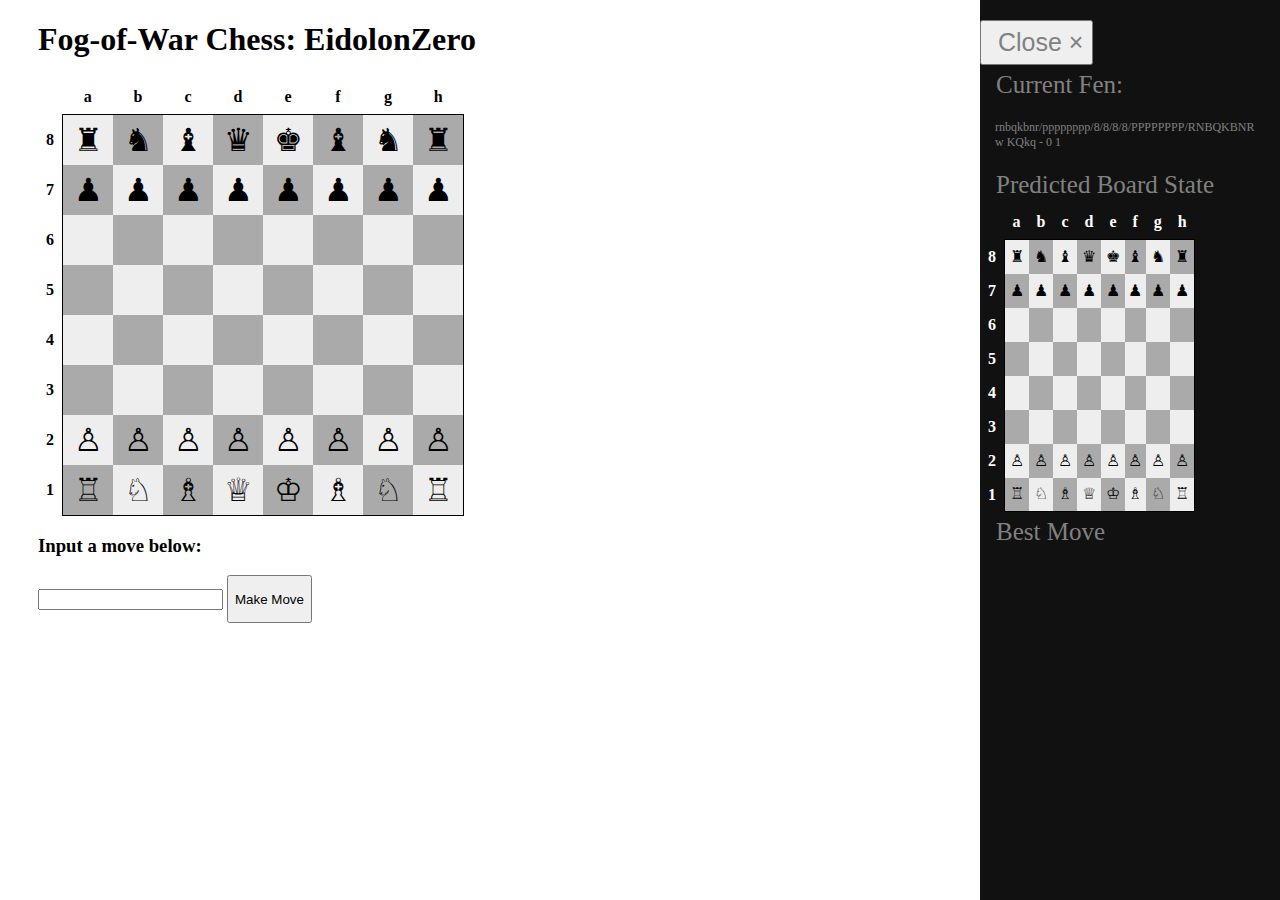
<file: interface/index.html>
<!DOCTYPE html>
<html>
  <head>
    <meta name="viewport" content="width=device-width, initial-scale=1">
    <meta charset="utf-8">
    <title>EidolonZero</title>
    <link rel="stylesheet" href="ChessGameCSS.css">
  </head>
<body>
  <div class="sidebar" id="mySidebar">
    <button class="closeButton" onclick="closeSidebar()">Close &times;</button>
    <a>Current Fen:</a>
    <p id="fen" style="color: grey; margin: 15px; font-size: 12px;">rnbqkbnr/pppppppp/8/8/8/8/PPPPPPPP/RNBQKBNR w KQkq - 0 1</p>
    <a>Predicted Board State</a>
    <table class="chess-board-lil">
  		<tbody>
  			<tr>
  				<th></th>
  				<th style="color: white">a</th>
  				<th style="color: white">b</th>
  				<th style="color: white">c</th>
  				<th style="color: white">d</th>
  				<th style="color: white">e</th>
  				<th style="color: white">f</th>
  				<th style="color: white">g</th>
  				<th style="color: white">h</th>
  			</tr>
  			<tr>
  				<th style="color: white">8</th>
  				<td class="light" id="a8">♜</td>
  				<td class="dark" id="b8">♞</td>
  				<td class="light" id="c8">♝</td>
  				<td class="dark" id="d8">♛</td>
  				<td class="light" id="e8">♚</td>
  				<td class="dark" id="f8">♝</td>
  				<td class="light" id="g8">♞</td>
  				<td class="dark" id="h8">♜</td>
  			</tr>
  			<tr>
  				<th style="color: white">7</th>
  				<td class="dark" id="a7">♟</td>
  				<td class="light" id="b7">♟</td>
  				<td class="dark" id="c7">♟</td>
  				<td class="light" id="d7">♟</td>
  				<td class="dark" id="e7">♟</td>
  				<td class="light" id="f7">♟</td>
  				<td class="dark" id="g7">♟</td>
  				<td class="light" id="h7">♟</td>
  			</tr>
  			<tr>
  				<th style="color: white">6</th>
  				<td class="light" id="a6"></td>
  				<td class="dark" id="b6"></td>
  				<td class="light" id="c6"></td>
  				<td class="dark" id="d6"></td>
  				<td class="light" id="e6"></td>
  				<td class="dark" id="f6"></td>
  				<td class="light" id="g6"></td>
  				<td class="dark" id="h6"></td>
  			</tr>
  			<tr>
  				<th style="color: white">5</th>
  				<td class="dark" id="a5"></td>
  				<td class="light" id="b5"></td>
  				<td class="dark" id="c5"></td>
  				<td class="light" id="d5"></td>
  				<td class="dark" id="e5"></td>
  				<td class="light" id="f5"></td>
  				<td class="dark" id="g5"></td>
  				<td class="light" id="h5"></td>
  			</tr>
  			<tr>
  				<th style="color: white">4</th>
  				<td class="light" id="a4"></td>
  				<td class="dark" id="b4"></td>
  				<td class="light" id="c4"></td>
  				<td class="dark" id="d4"></td>
  				<td class="light" id="e4"></td>
  				<td class="dark" id="f4"></td>
  				<td class="light" id="g4"></td>
  				<td class="dark" id="h4"></td>
  			</tr>
  			<tr>
  				<th style="color: white">3</th>
  				<td class="dark" id="a3"></td>
  				<td class="light" id="b3"></td>
  				<td class="dark" id="c3"></td>
  				<td class="light" id="d3"></td>
  				<td class="dark" id="e3"></td>
  				<td class="light" id="f3"></td>
  				<td class="dark" id="g3"></td>
  				<td class="light" id="h3"></td>
  			</tr>
  			<tr>
  				<th style="color: white">2</th>
  				<td class="light" id="a2">♙</td>
  				<td class="dark" id="b2">♙</td>
  				<td class="light" id="c2">♙</td>
  				<td class="dark" id="d2">♙</td>
  				<td class="light" id="e2">♙</td>
  				<td class="dark" id="f2">♙</td>
  				<td class="light" id="g2">♙</td>
  				<td class="dark" id="h2">♙</td>
  			</tr>
  			<tr>
  				<th style="color: white">1</th>
  				<td class="dark" id="a1">♖</td>
  				<td class="light" id="b1">♘</td>
  				<td class="dark" id="c1">♗</td>
  				<td class="light" id="d1">♕</td>
  				<td class="dark" id="e1">♔</td>
  				<td class="light" id="f1">♗</td>
  				<td class="dark" id="g1">♘</td>
  				<td class="light" id="h1">♖</td>
  			</tr>
  		</tbody>
  	</table>
    <a id="ai-best-move">Best Move</a>
  </div>

  <div class="Ban"> 
    <button class="wbutton" onclick="openSidebar()">
      <p>Reveal AI</p>
    </button>
  </div>

  <div class="main" style="margin-left:20px">
  	<div class="teal">
  	  <div class="container">
  		<h1>Fog-of-War Chess: EidolonZero</h1>
  	  </div>
  	</div>
  	 <table class="chess-board">
  		<tbody>
  			<tr>
  				<th></th>
  				<th>a</th>
  				<th>b</th>
  				<th>c</th>
  				<th>d</th>
  				<th>e</th>
  				<th>f</th>
  				<th>g</th>
  				<th>h</th>
  			</tr>
  			<tr>
  				<th>8</th>
  				<td class="light" id="main-a8">♜</td>
  				<td class="dark" id="main-b8">♞</td>
  				<td class="light" id="main-c8">♝</td>
  				<td class="dark" id="main-d8">♛</td>
  				<td class="light" id="main-e8">♚</td>
  				<td class="dark" id="main-f8">♝</td>
  				<td class="light" id="main-g8">♞</td>
  				<td class="dark" id="main-h8">♜</td>
  			</tr>
  			<tr>
  				<th>7</th>
  				<td class="dark" id="main-a7">♟</td>
  				<td class="light" id="main-b7">♟</td>
  				<td class="dark" id="main-c7">♟</td>
  				<td class="light" id="main-d7">♟</td>
  				<td class="dark" id="main-e7">♟</td>
  				<td class="light" id="main-f7">♟</td>
  				<td class="dark" id="main-g7">♟</td>
  				<td class="light" id="main-h7">♟</td>
  			</tr>
  			<tr>
  				<th>6</th>
  				<td class="light" id="main-a6"></td>
  				<td class="dark" id="main-b6"></td>
  				<td class="light" id="main-c6"></td>
  				<td class="dark" id="main-d6"></td>
  				<td class="light" id="main-e6"></td>
  				<td class="dark" id="main-f6"></td>
  				<td class="light" id="main-g6"></td>
  				<td class="dark" id="main-h6"></td>
  			</tr>
  			<tr>
  				<th>5</th>
  				<td class="dark" id="main-a5"></td>
  				<td class="light" id="main-b5"></td>
  				<td class="dark" id="main-c5"></td>
  				<td class="light" id="main-d5"></td>
  				<td class="dark" id="main-e5"></td>
  				<td class="light" id="main-f5"></td>
  				<td class="dark" id="main-g5"></td>
  				<td class="light" id="main-h5"></td>
  			</tr>
  			<tr>
  				<th>4</th>
  				<td class="light" id="main-a4"></td>
  				<td class="dark" id="main-b4"></td>
  				<td class="light" id="main-c4"></td>
  				<td class="dark" id="main-d4"></td>
  				<td class="light" id="main-e4"></td>
  				<td class="dark" id="main-f4"></td>
  				<td class="light" id="main-g4"></td>
  				<td class="dark" id="main-h4"></td>
  			</tr>
  			<tr>
  				<th>3</th>
  				<td class="dark" id="main-a3"></td>
  				<td class="light" id="main-b3"></td>
  				<td class="dark" id="main-c3"></td>
  				<td class="light" id="main-d3"></td>
  				<td class="dark" id="main-e3"></td>
  				<td class="light" id="main-f3"></td>
  				<td class="dark" id="main-g3"></td>
  				<td class="light" id="main-h3"></td>
  			</tr>
  			<tr>
  				<th>2</th>
  				<td class="light" id="main-a2">♙</td>
  				<td class="dark" id="main-b2">♙</td>
  				<td class="light" id="main-c2">♙</td>
  				<td class="dark" id="main-d2">♙</td>
  				<td class="light" id="main-e2">♙</td>
  				<td class="dark" id="main-f2">♙</td>
  				<td class="light" id="main-g2">♙</td>
  				<td class="dark" id="main-h2">♙</td>
  			</tr>
  			<tr>
  				<th>1</th>
  				<td class="dark" id="main-a1">♖</td>
  				<td class="light" id="main-b1">♘</td>
  				<td class="dark" id="main-c1">♗</td>
  				<td class="light" id="main-d1">♕</td>
  				<td class="dark" id="main-e1">♔</td>
  				<td class="light" id="main-f1">♗</td>
  				<td class="dark" id="main-g1">♘</td>
  				<td class="light" id="main-h1">♖</td>
  			</tr>
  		</tbody>
  	</table>
	
  	<h3>Input a move below:</h3>
  	<input type="text" id="move">
  	<button onclick="makemove()">
  		<p>Make Move</p>
  	</button>
	
  </div>
</body>
<script>
  function openSidebar() {
    document.getElementById("mySidebar").style.display = "block";
  }

  function closeSidebar() {
    document.getElementById("mySidebar").style.display = "none";
  }
</script>
<script src="eidolonzero.js">
</script>
</html>
</file>
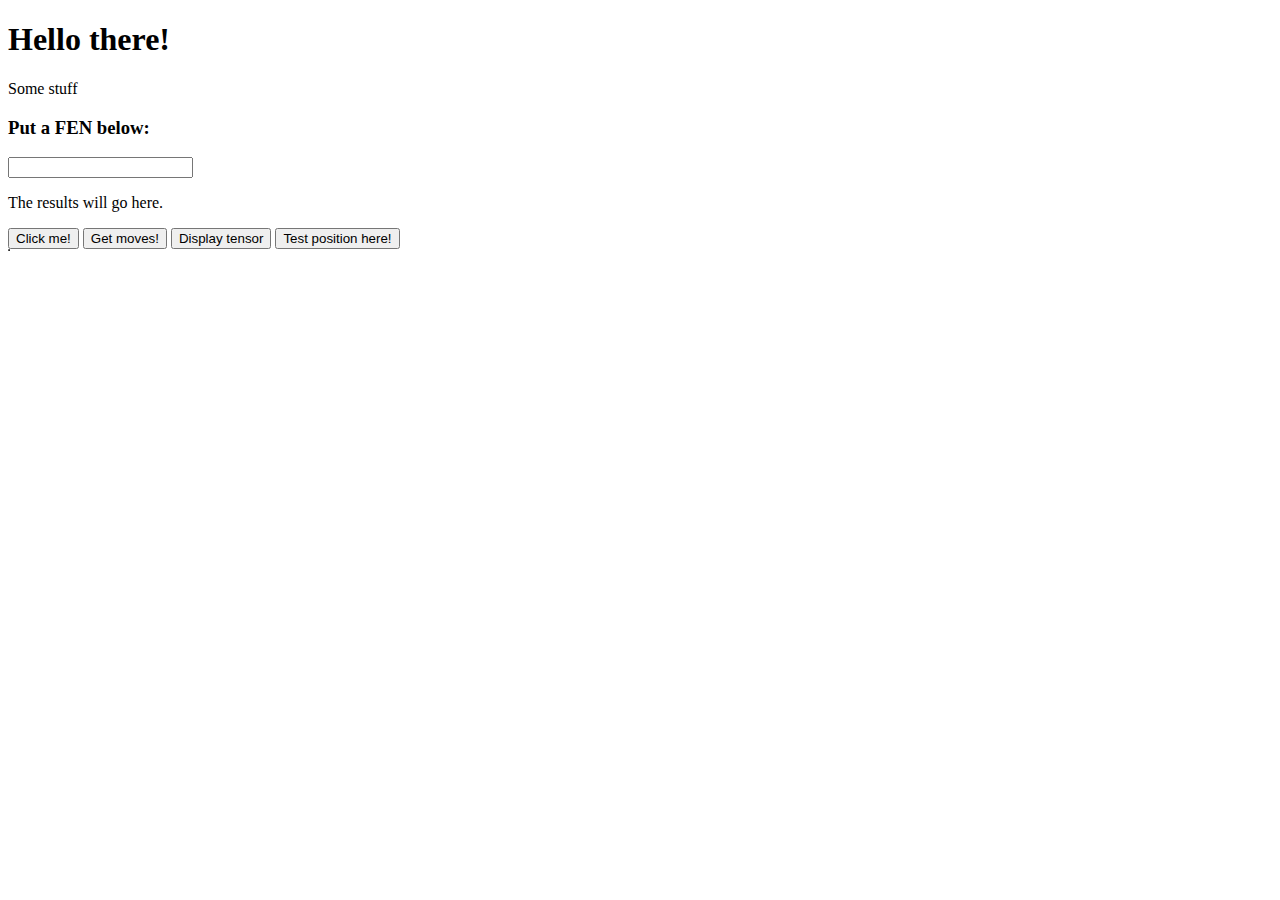
<file: interface/testing/index.html>
<!DOCTYPE html>
<html>
  <head>
  </head>
  <body>
    <h1>Hello there!</h1>
    <p id="hello">Some stuff</p>
    <h3>Put a FEN below:</h3>
    <input type="text" id="fen">
    <p id="moves">The results will go here.</p>
    <button onclick="helloWorld()">
      Click me!
    </button>
    <button onclick="getMoves()">
      Get moves!
    </button>
    <button onclick="loadTensor()">
      Display tensor
    </button>
    <button onclick="positionSanity()" id="sanity-position">
      Test position here!
    </button>
    <table id="tensor-table" border="1">
    </table>
  </body>
  <script src="helloworld.js">
  </script>
</html>
</file>
<file: interface/ChessGameCSS.css>
/* The sidebar menu */
.sidebar {
  height: 100%; /* Full-height: remove this if you want "auto" height */
  width: 300px; /* Set the width of the sidebar */
  position: fixed; /* Fixed Sidebar (stay in place on scroll) */
  right: 0;
  z-index: 1; /* Stay on top */
  top: 0; /* Stay at the top */
  background-color: #111; /* Black */
  overflow-x: hidden; /* Disable horizontal scroll */
  padding-top: 20px;
}

/* The navigation menu links */
.sidebar a {
  padding: 6px 8px 6px 16px;
  text-decoration: none;
  font-size: 25px;
  color: #818181;
  display: block;
}

/* When you mouse over the navigation links, change their color */
.sidebar a:hover {
  color: #f1f1f1;
}

.sidebar boxes{
	
}

.Ban {
	float:right;
}

/* Style page content */
.main {
  margin-right: 10px; /* Same as the width of the sidebar */
  padding: 0px 10px;
  position: left;
}

/* On smaller screens, where height is less than 450px, change the style of the sidebar (less padding and a smaller font size) */
@media screen and (max-height: 450px) {
  .sidebar {padding-top: 15px;}
  .sidebar a {font-size: 18px;}
}

.closeButton {
  padding: 6px 8px 6px 16px;
  text-decoration: none;
  font-size: 25px;
  color: #818181;
  display: block;
}

.chess-board { border-spacing: 0; border-collapse: collapse;  }
.chess-board th { padding: .5em; }
.chess-board th + th { border-bottom: 1px solid #000; }
.chess-board th:first-child,
.chess-board td:last-child { border-right: 1px solid #000; }
.chess-board tr:last-child td { border-bottom: 1px solid; }
.chess-board th:empty { border: none; }
.chess-board td { width: 1.5em; height: 1.5em; text-align: center; font-size: 32px; line-height: 0;}
.chess-board .light { background: #eee; }
.chess-board .dark { background: #aaa; }

.chess-board-lil { border-spacing: 0; border-collapse: collapse;  }
.chess-board-lil th { padding: .5em; }
.chess-board-lil th + th { border-bottom: 0.5px solid #000; }
.chess-board-lil th:first-child,
.chess-board-lil td:last-child { border-right: 0.5px solid #000; }
.chess-board-lil tr:last-child td { border-bottom: 0.5px solid; }
.chess-board-lil th:empty { border: none; }
.chess-board-lil td { width: 0.75em; height: 0.75em; text-align: center; font-size: 16px; line-height: 0;}
.chess-board-lil .light { background: #eee; }
.chess-board-lil .dark { background: #aaa; }
</file>
